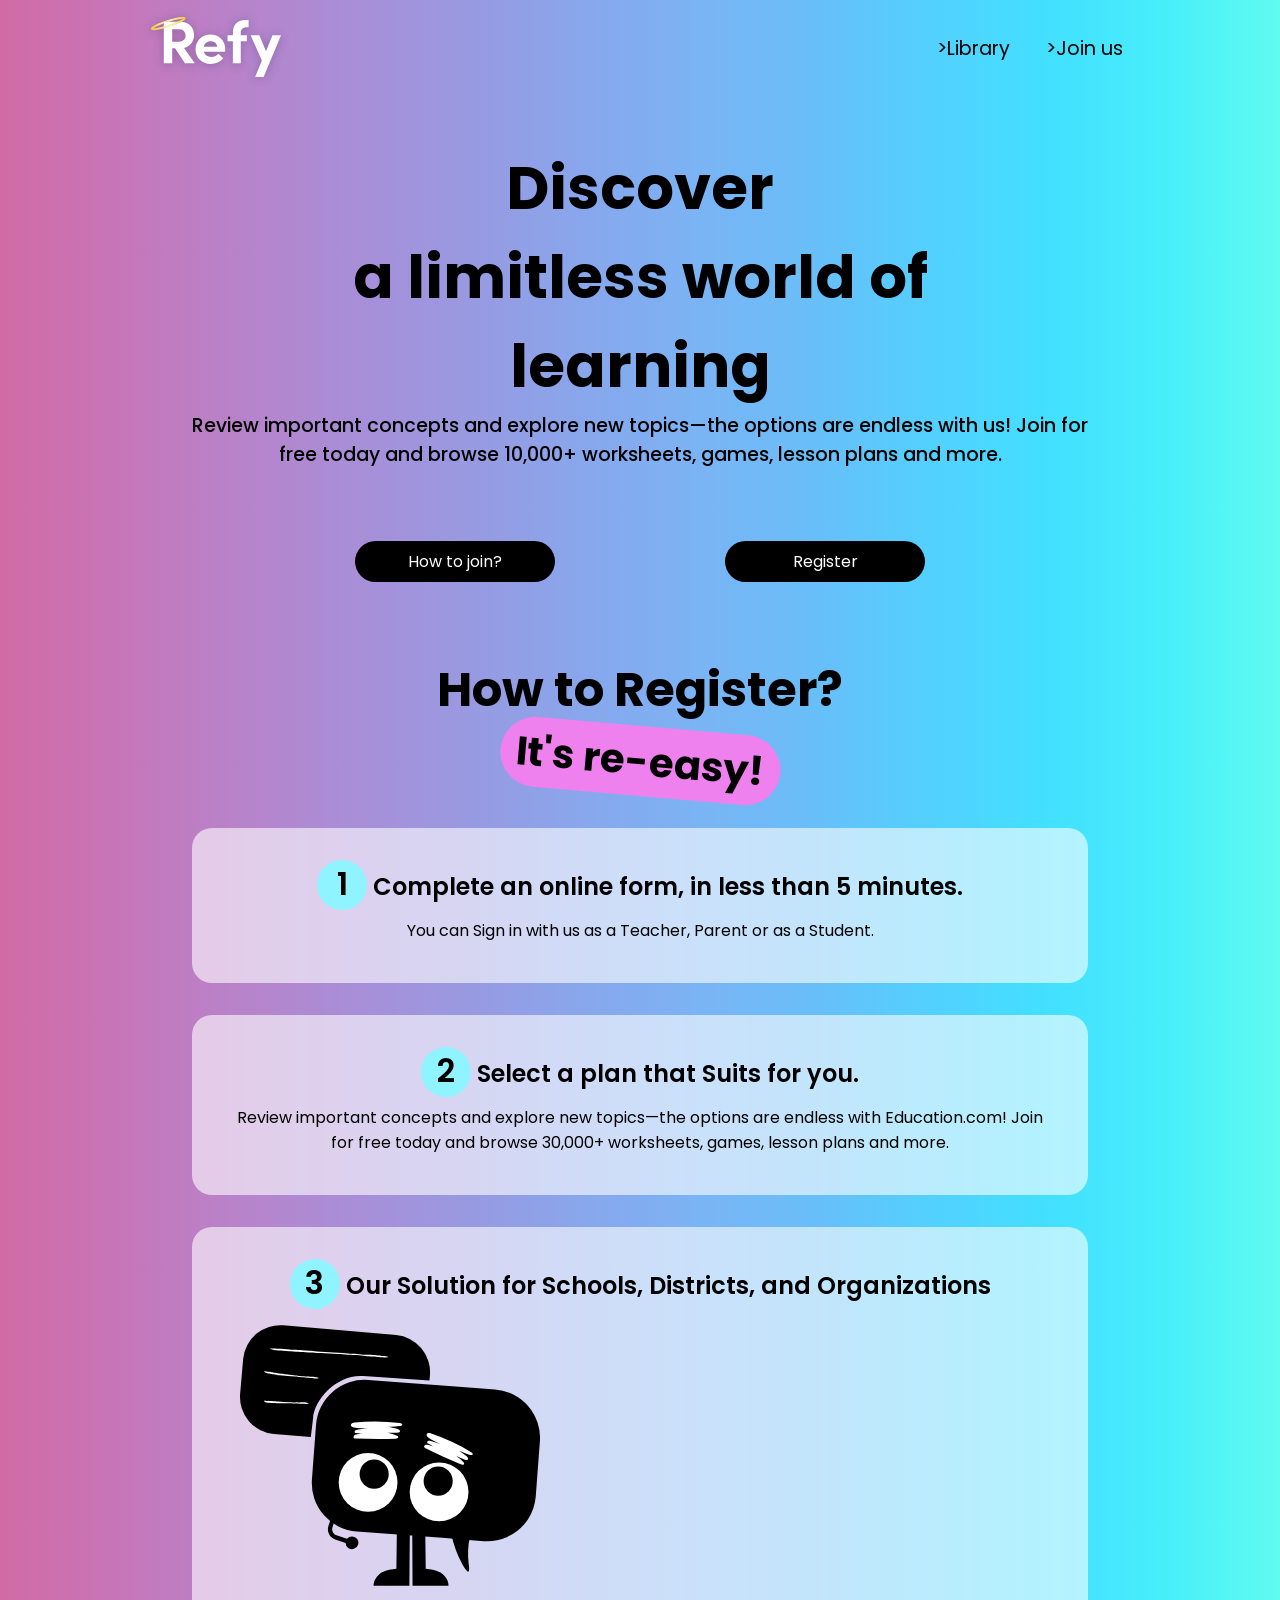
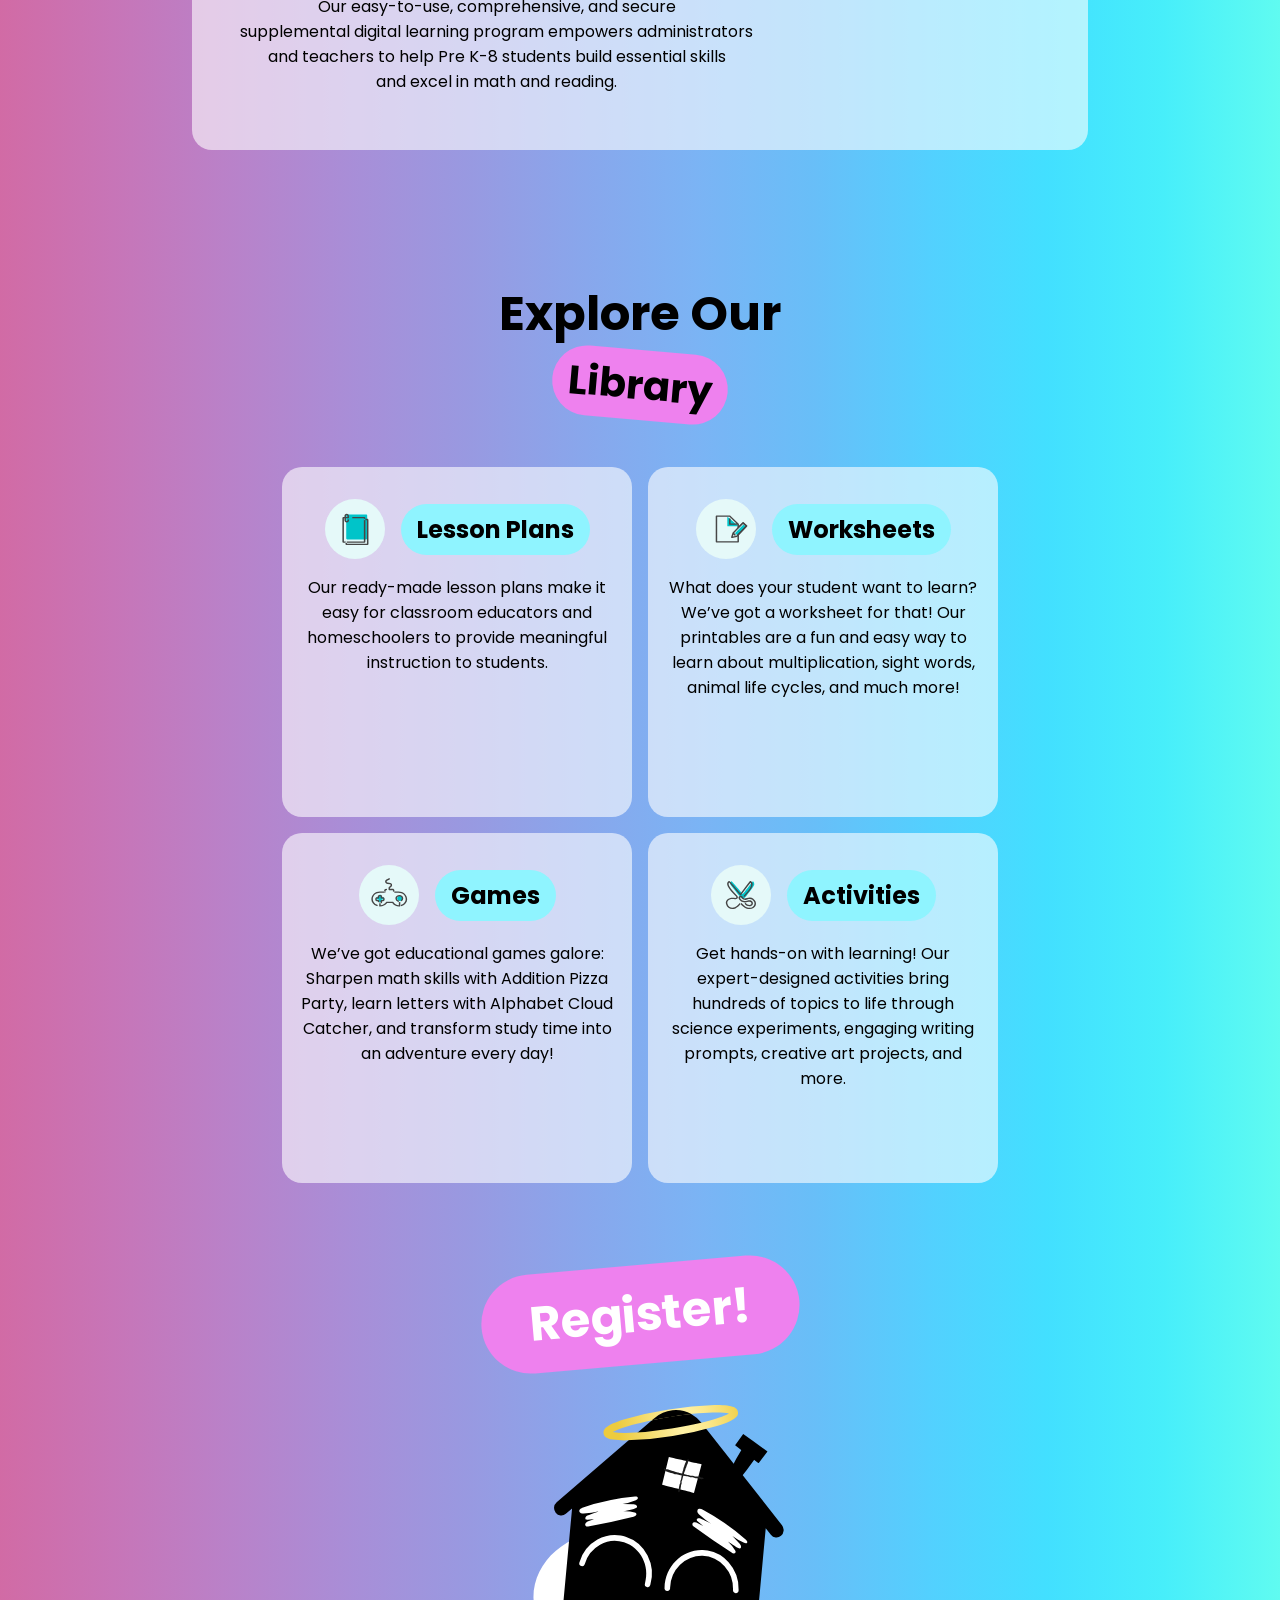
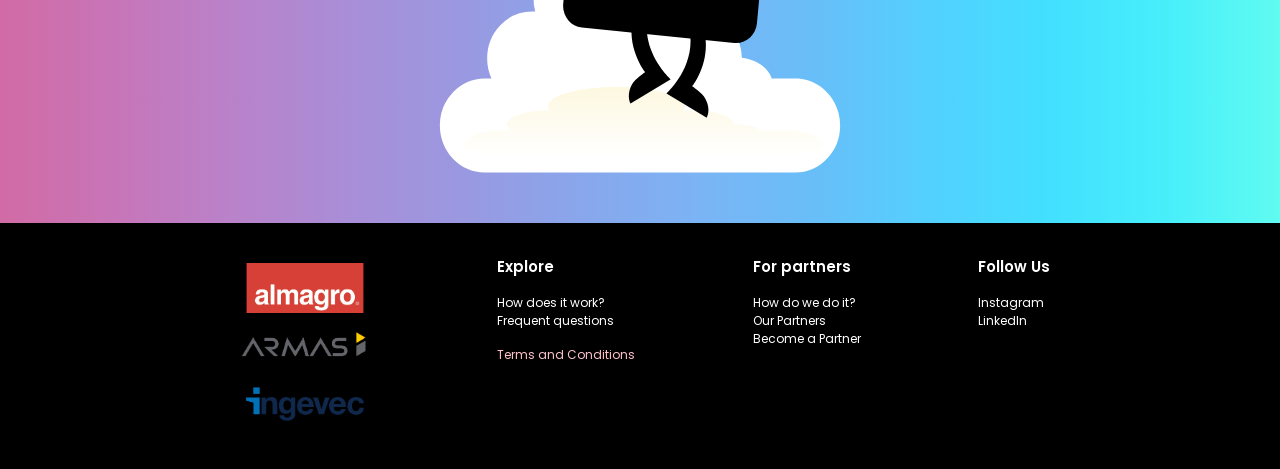
<file: index.html>
<!DOCTYPE html>
<html lang="en">
<head>
    <meta charset="UTF-8">
    <meta http-equiv="X-UA-Compatible" content="IE=edge">
    <meta name="viewport" content="width=device-width, initial-scale=1.0">
    <meta name="description" content="Online Learning Platform">
    <meta name="keywords" content="Home Schooling, e learning, online courses, free courses">
    <meta name="author" content="refy">
    <title>Refy | Home Schooling</title>
    <link rel="stylesheet" href="style.css">
</head>
<body>
    <main>
        <!-- main-section -->
    <section class="hero">
        <div class="nav_bar">
            <div class="logo_div">
                <img src="/images/logo.svg" alt="main_logo" class="logo" loading="eager" style="cursor: pointer;">
            </div>
            <div class="nav_links_div">
                <span class="nav_link"><a href="#library">>Library</a></span>
                <span class="nav_link"><a href="/register.html"><span class="no-wrap">>Join us</span></a></span>
            </div>
        </div>
        <div class="hero_text">
            <h1 class="hero_head center">Discover <br> a limitless world of <br>learning</h1>
            <p class="hero_p center">Review important concepts and explore new topics—the options are endless with us! Join for free today and browse 10,000+ worksheets, games, lesson plans and more.</p>
        </div>
        <div class="secondary_button_div">
            <p class="hero_button"><a href="#tips" class="secondary_button_link">How to join?</a></p>
            <p class="hero_button"><a href="/register.html#register" class="secondary_button_link">Register</a></p>
        </div>
    </section>
    <!-- tips -->
    <section class="tips" id="tips">
        <h2 class="tips_head">How to Register?</h2>
        <h2 class="tips_poster">It's re-easy!</h2>
        <div class="tip_div">
            <p class="tip_div_head"><span class="step_no">1</span> Complete an online form, in less than 5 minutes.</p>
            <p class="tip_info">You can Sign in with us as a Teacher, Parent or as a Student.</p>
        </div>
        <div class="tip_div">
            <p class="tip_div_head"><span class="step_no">2</span> Select a plan that Suits for you.</p>
            <p class="tip_info">Review important concepts and explore new topics—the options are endless with Education.com! Join for free today and browse 30,000+ worksheets, games, lesson plans and more.</p>
        </div>
        <div class="tip_div">
            <p class="tip_div_head"><span class="step_no">3</span> Our Solution for Schools, Districts, and Organizations</p>
             <div class="tip_img_div">
                <img src="/images/message-flubber.svg" alt="message-flubber" loading="lazy" class="tip_img">
                <p class="tip_info">Our easy-to-use, comprehensive, and secure <br> supplemental digital learning program empowers administrators <br> and teachers to help Pre K-8 students build essential skills <br> and excel in math and reading.</p>
             </div>
        </div>
    </section>
    <!-- library -->
    <section class="library_section" id="library">
        <h2 class="tips_head center">Explore Our</h2>
        <h2 class="tips_poster lib_post">Library</h2>
        <div class="library_content">
            <div class="library_item">
                <div class="lib_item_head">
                    <img src="/images/lessonPlans.svg" alt="lesson-plans" class="lib_icon">
                    <h2 class="lib_header">Lesson Plans</h2>
                </div>
                <p class="lib_content">Our ready-made lesson plans make it easy for classroom educators and homeschoolers to provide meaningful instruction to students.</p>
            </div>
            <div class="library_item">
                <div class="lib_item_head">
                    <img src="/images/worksheets.svg" alt="worksheets" class="lib_icon">
                    <h2 class="lib_header">Worksheets</h2>
                </div>
                <p class="lib_content">What does your student want to learn? We’ve got a worksheet for that! Our printables are a fun and easy way to learn about multiplication, sight words, animal life cycles, and much more!</p>
            </div>
            <div class="library_item">
                <div class="lib_item_head">
                    <img src="/images/games.svg" alt="games" class="lib_icon">
                    <h2 class="lib_header">Games</h2>
                </div>
                <p class="lib_content">We’ve got educational games galore: Sharpen math skills with Addition Pizza Party, learn letters with Alphabet Cloud Catcher, and transform study time into an adventure every day!</p>
            </div>
            <div class="library_item">
                <div class="lib_item_head">
                    <img src="/images/activities.svg" alt="activities" class="lib_icon">
                    <h2 class="lib_header">Activities</h2>
                </div>
                <p class="lib_content">Get hands-on with learning! Our expert-designed activities bring hundreds of topics to life through science experiments, engaging writing prompts, creative art projects, and more.</p>
            </div>
        </div>
    </section>
    <div class="flubber">
        <div class="register_button_div">
            <span class="reg_btn"><a href="/register.html#register" class="reg_link">Register!</a></span>
        </div>
        <img src="/images/home-flubber.svg" alt="flubber" class="flubber_img" loading="lazy">
    </div>
</main>
<!-- footer -->
    <div class="footer">
        <div class="footer__logo_div  ">
            <img src="/images/logo_almagro.png" alt="logo-1" class="footer__logo">
            <img src="/images/logo_armas.png" alt="logo-2" class="footer__logo">
            <img src="/images/logo_ingevec.png" alt="logo-3" class="footer__logo">
        </div>
        <div class="explore  ">
            <p class="footer_head">Explore</p>
            <p class="footer_links">How does it work?</p>
            <p class="footer_links">Frequent questions</p>
            <p class="terms">Terms and Conditions</p>
        </div>
        <div class="partners ">
            <p class="footer_head">For partners</p>
            <p class="footer_links">How do we do it?</p>
            <p class="footer_links">Our Partners</p>
            <p class="footer_links">Become a Partner</p>
        </div>
        <div class="social_media">
            <p class="footer_head">Follow Us</p>
            <p class="footer_links">Instagram</p>
            <p class="footer_links">LinkedIn</p>
        </div>
    </div>
</body>
</html>
</file>
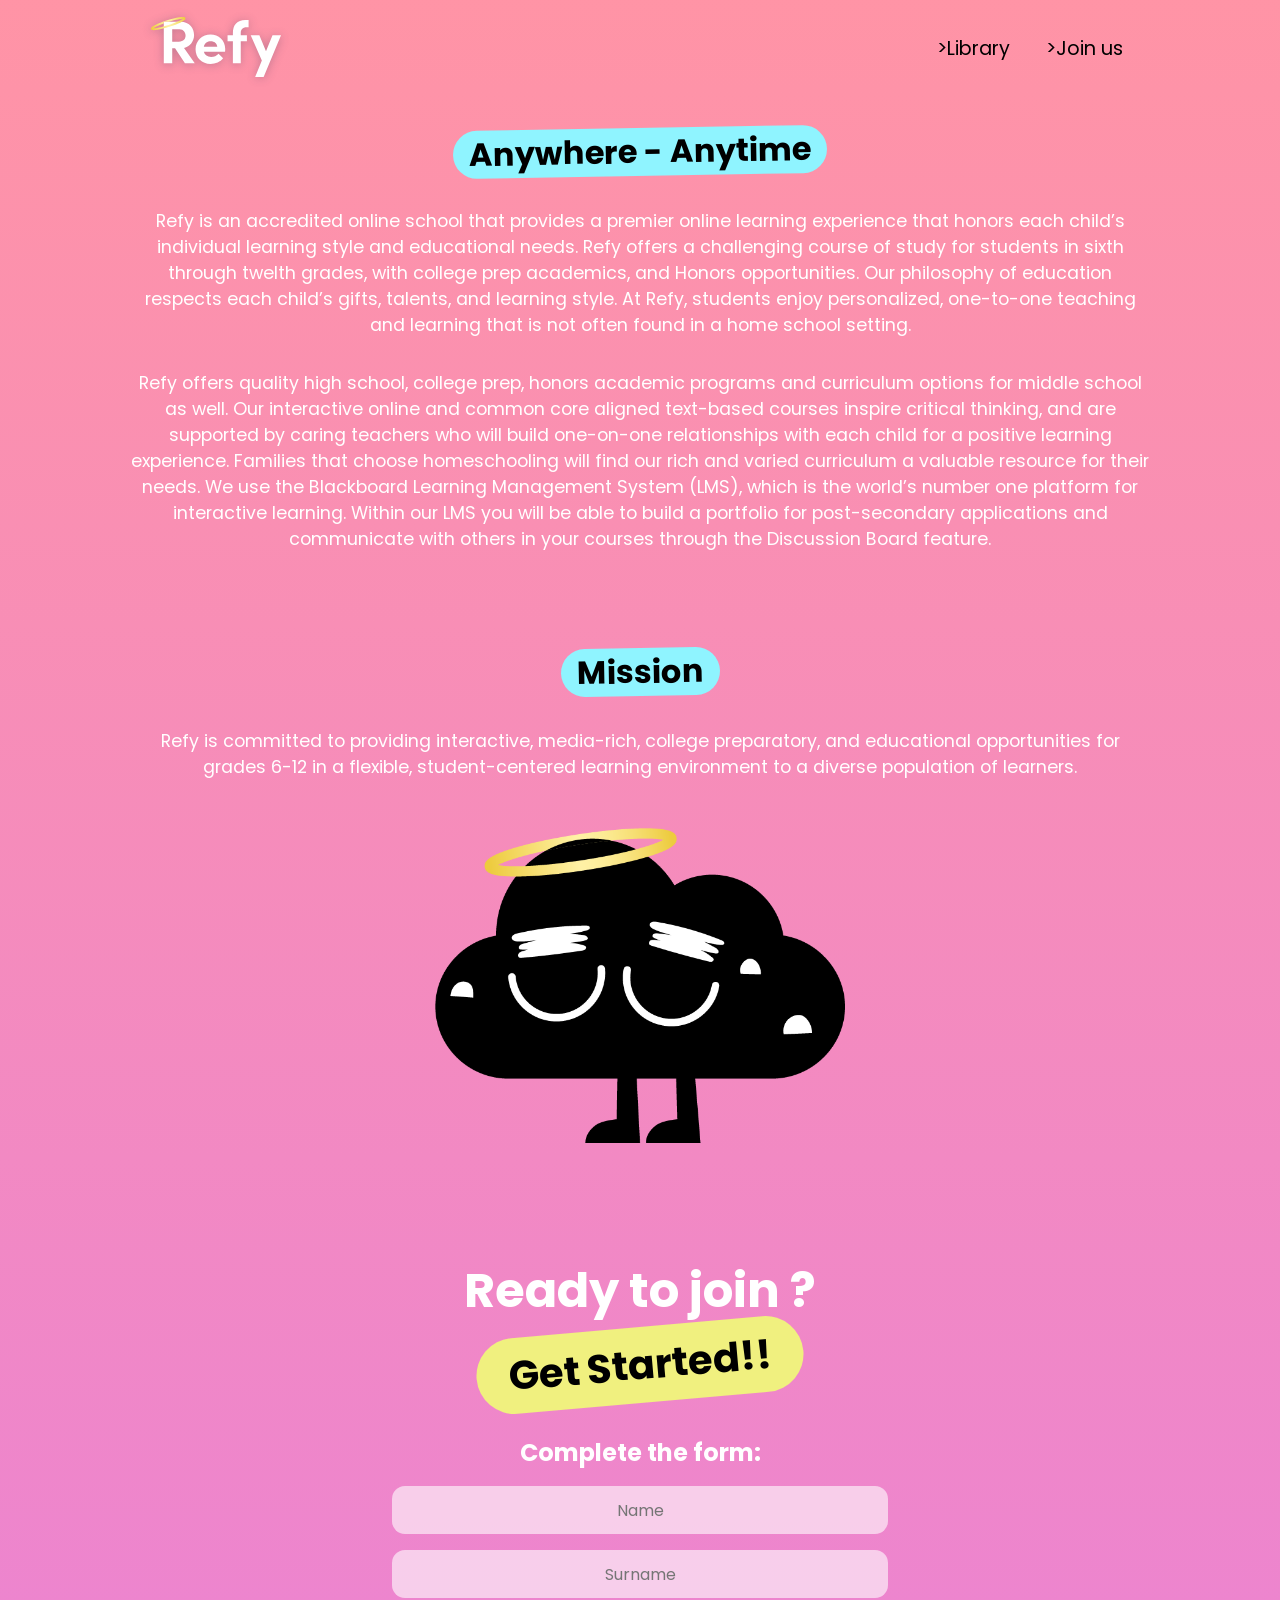
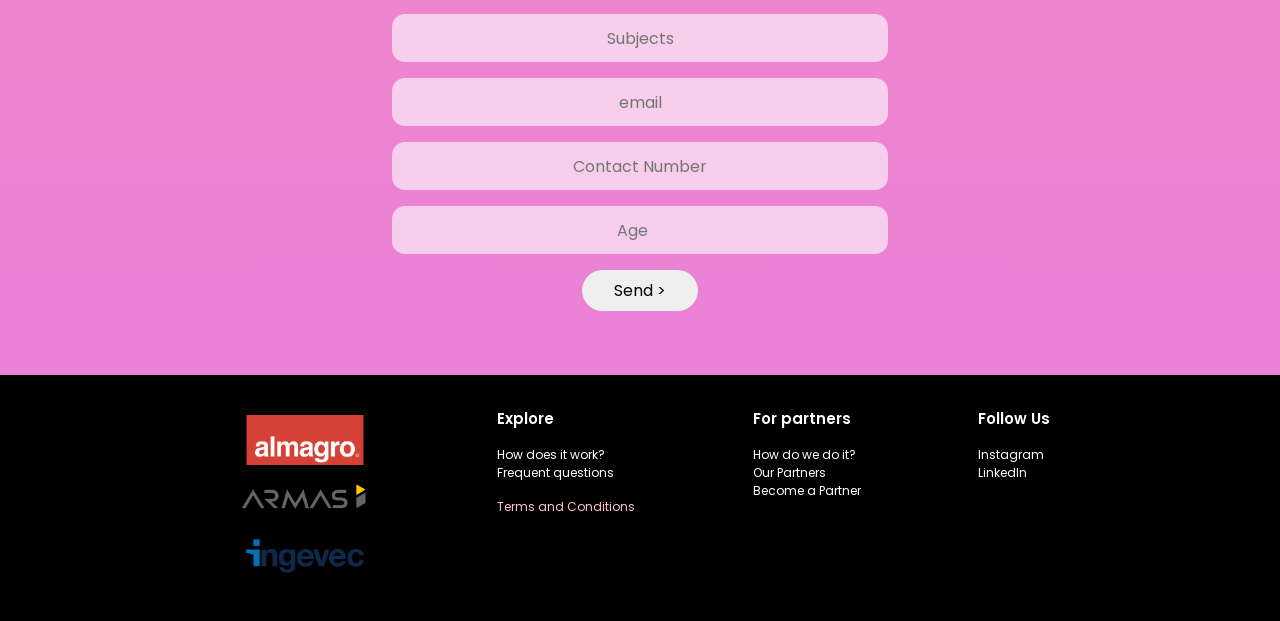
<file: register.html>
<!DOCTYPE html>
<html lang="en">
<head>
    <meta charset="UTF-8">
    <meta http-equiv="X-UA-Compatible" content="IE=edge">
    <meta name="viewport" content="width=device-width, initial-scale=1.0">
    <title>Refy | Sign in With us</title>
    <link rel="stylesheet" href="style.css">
</head>
<body>
    <main class="main_content">
    <div class="nav_bar">
        <div class="logo_div">
            <a href="/index.html">
            <img src="/images/logo.svg" alt="main_logo" class="logo" loading="eager"></a>
        </div>
        <div class="nav_links_div">
            <span class="nav_link"><a href="/index.html#library">>Library</a></span>
            <span class="nav_link"><a href="#">>Join us</a></span>
        </div>
    </div>
    <div class="about">
        <h2 class="div_head">Anywhere - Anytime</h2>
        <p class="div_text">Refy is an accredited online school that provides a premier online learning experience that honors each child’s individual learning style and educational needs. Refy offers a challenging course of study for students in sixth through twelth grades, with college prep academics, and Honors opportunities. Our philosophy of education respects each child’s gifts, talents, and learning style. At Refy, students enjoy personalized, one-to-one teaching and learning that is not often found in a home school setting.</p>
        <p class="div_text">Refy offers quality high school, college prep, honors academic programs and curriculum options for middle school as well. Our interactive online and common core aligned text-based courses inspire critical thinking, and are supported by caring teachers who will build one-on-one relationships with each child for a positive learning experience. Families that choose homeschooling will find our rich and varied curriculum a valuable resource for their needs. We use the Blackboard Learning Management System (LMS), which is the world’s number one platform for interactive learning. Within our LMS you will be able to build a portfolio for post-secondary applications and communicate with others in your courses through the Discussion Board feature.</p>
    </div>
    <div class="about">
        <h2 class="div_head">Mission</h2>
        <p class="div_text">Refy is committed to providing interactive, media-rich, college preparatory, and educational opportunities for grades <span class="no-wrap">6-12</span> in a flexible, student-centered learning environment to a diverse population of learners.</p>
        <img src="/images/cloud-flubbe_2.png" alt="thumbnail" class="thumb_img">
    </div>
    <section id="register">
    <div class="form_div">
        <h2 class="form_div_head center">Ready to join ?</h2>
        <h2 class="form_div_head_2">Get Started!!</h2>
        <form >
            <!-- did'nt add the form action -->
            <h2 class="form_text">Complete the form:</h2>
            <input type="text" class="input_bar" required placeholder="Name" name="first-name">
            <input type="text" class="input_bar" required placeholder="Surname" name="last-name">
            <input type="text" class="input_bar" required placeholder="Subjects" name="last-name">
            <input type="email" class="input_bar" required placeholder="email" name="email">
            <input type="tel" class="input_bar" placeholder="Contact Number" name="contact" maxlength="12">
            <input type="number" class="input_bar" placeholder="Age" max="120" min="10" required>
            <input type="submit" value="Send >" class="submit_button">
        </form>
    </div>
</section>
</main>
<div class="footer">
    <div class="footer__logo_div">
        <img src="/images/logo_almagro.png" alt="logo-1" class="footer__logo">
        <img src="/images/logo_armas.png" alt="logo-2" class="footer__logo">
        <img src="/images/logo_ingevec.png" alt="logo-3" class="footer__logo">
    </div>
    <div class="explore">
        <p class="footer_head">Explore</p>
        <p class="footer_links">How does it work?</p>
        <p class="footer_links">Frequent questions</p>
        <p class="terms">Terms and Conditions</p>
    </div>
    <div class="partners">
        <p class="footer_head">For partners</p>
        <p class="footer_links">How do we do it?</p>
        <p class="footer_links">Our Partners</p>
        <p class="footer_links">Become a Partner</p>
    </div>
    <div class="social_media">
        <p class="footer_head">Follow Us</p>
        <p class="footer_links">Instagram</p>
        <p class="footer_links">LinkedIn</p>
    </div>
</div>
</body>
</html>
</file>
<file: style.css>
@import url('https://fonts.googleapis.com/css2?family=Poppins:wght@500;600;700;800&display=swap');

/* --RESET-- */
*,
*::before,
*::after{
    padding: 0;
    margin: 0;
    box-sizing: border-box;
}
img{
    max-width: 100%;
    display: block;
    height: auto;
}
input,
button{
    font-family: inherit;
}
a{
    text-decoration: none;
}

/* --VARIABLES-- */
:root{
    /* --Fonts--Typography-- */
    --FF-PRIMARY:  'Poppins', sans-serif;
    --BOLDER: 900;
    --MEDIUM-BOLD: 500;
    --WIDTH: 100%;

    /* --Colors-- */
    --WHITE: hsl(0, 0%, 100%);
    --AQUA: hsl(186, 100%, 78%);
    --BLACK: hsl(0, 0%, 0%);
    --TRANSPARENT: hsla(0, 0%, 100%, 0.6);
    --VIOLET: hsl(300, 76%, 72%);
    --LIGHT-YELLOW: hsl(60, 79%, 72%);
    --PINK: hsl(350, 100%, 88%);
    --BERRY:hsl(343, 85%, 54%);
    --LIGHT-PURPLE:hsl(308, 50%, 79%);
    --HOT-PINK:hsl(350, 100%, 79%);
    --PURPLE: hsl(310, 70%, 71%);


}
/* --Utility-Classes-- */
.center{
    text-align: center;
}
.no-wrap{
    white-space: nowrap;
}

/* --General-Styles-- */
html{
    font-family: var(--FF-PRIMARY);
    scroll-behavior: smooth;
}
main{
  /*  background: linear-gradient(180deg,hsl(37, 100%, 73%),hsl(30, 97%, 85%),hsl(37, 100%, 82%),hsl(37, 100%, 92%), hsl(33, 100%, 88%), hsl(354, 76%, 92%),hsl(351, 100%, 86%), hsl(197, 71%, 73%)); */
   color: var(--BLACK);
   background-image: linear-gradient(to right , hsl(326, 53%, 62%), hsl(311, 42%, 62%), hsl(286, 40%, 65%), hsl(262, 48%, 70%), hsl(240, 54%, 74%), hsl(222, 72%, 73%), hsl(212, 85%, 72%), hsl(204, 91%, 69%), hsl(196, 99%, 66%), hsl(190, 100%, 63%), hsl(184, 95%, 63%), hsl(176, 95%, 68%));
}
 
/* --Nav-Bar-- */
.nav_bar{
    width: var(--WIDTH);
    height: fit-content;
    display: flex;
    flex-direction: row;
    align-items: center;
    justify-content: space-between;
    padding: 0.5rem 11%;
}
.logo{
    width: 150px;
}
.nav_link{
    margin: 0 1rem;
}
.nav_link a{
    font-size: 1.2rem;
    color: var(--BLACK);
}
.hero_text{
    padding: 3rem 15%;
}
.hero_head{
    font-size: 3.7rem; 
}
.hero_p{
    font-size: 1.2rem;
    font-weight: var(--MEDIUM-BOLD);
}
.secondary_button_div{
    width: var(--WIDTH);
    height: fit-content;
    display: flex;
    flex-direction: row;
    flex-wrap: wrap;
    padding: 1rem 15%;
    justify-content: space-evenly;
}

.secondary_button_link{
    color: var(--WHITE);
}
.hero_button{
    width: 200px;
    text-align: center;
    background-color: var(--BLACK);
    padding: 0.5rem 2rem;
    border-radius: 50px;
    margin: 0.5rem;
}
/* --tips-- */
.tips{
    width: var(--WIDTH);
    height: fit-content;
    padding: 3rem 15%;
    text-align: center;
}
.tips_head{
    font-size: 3rem;
}
.tips_poster{
    font-size: 2.5rem;
    background-color: var(--VIOLET);
    display: inline-block;
    width: fit-content;
    padding: 0.3rem 1rem;
    border-radius: 50px;
    transform: rotate(5deg);
}
.tip_div{
    width: var(--WIDTH);
    height: fit-content;
    background-color: var(--TRANSPARENT);
    margin: 2rem 0;
    padding: 2rem;
    border-radius: 20px;
}
.step_no{
     display: inline-block;
     background-color: var(--AQUA);
     width: 50px;
     height: 50px;
     font-size: 2rem;
     border-radius: 50px;
}
.tip_div_head{
    font-size: 1.5rem;
    font-weight: 600;
}
.tip_info{
    font-size: 1rem;
    padding: 0.5rem 0;
}
.tip_img{
    width: 300px;
    height: auto;
    object-fit: cover;
}
.tip_img_div{
    width: var(--WIDTH);
    height: fit-content;
    display: flex;
    flex-wrap: wrap;
    align-items: center;
    justify-content: space-between;
    padding: 1rem;
}

/* --library-section-- */
.library_section{
    width: var(--WIDTH);
    height: fit-content;
    padding: 3rem 10%;
    text-align: center;
}

.library_item{
    width: 350px;
    height: 350px;
    background-color: var(--TRANSPARENT);
    padding: 1rem;
    border-radius: 20px;
}
.lib_icon{
    width: 60px;
    height: 60px;
}
.lib_item_head{
    display: flex;
    flex-direction: row;
    justify-content: center;
    align-items: center;
    padding: 1rem;
}
.lib_header{
    margin-left: 1rem;
    color: var(--BLACK);
    background-color: var(--AQUA);
    padding: 0.5rem 1rem;
    border-radius: 50px;
}
.lib_post{
    background-color: var(--VIOLET);
}
.library_content{
     width: var(--WIDTH);
     height: fit-content;
     margin: 2rem 0;
     padding: 1rem;
     display: flex;
     flex-direction: row;
     flex-wrap: wrap;
     gap: 1rem;
     justify-content: center;
     align-items: center;
}
/* --flubber-- */
.flubber{
    width: var(--WIDTH);
    height: fit-content;
}
.flubber_img{
    width: 550px;
    margin: 0 auto;
}
.reg_link{
    color: var(--WHITE);
    font-size: 3rem;
    font-weight: 700;
    background-color: var(--VIOLET);
    padding: 1rem 3rem;
    border-radius: 50px;
}
.register_button_div{
    width: fit-content;
    height: fit-content;
    margin: 0 auto;
    transform: rotate(-5deg);
}
.footer{
    width: var(--WIDTH);
    height: fit-content;
    background-color: var(--BLACK);
    color: var(--WHITE);
    font-size: 12px;
    padding: 2rem 10%;
    display: flex;
    flex-direction: row;
    flex-wrap: wrap;
    align-items: flex-start;
    justify-content: space-evenly;
    gap: 1rem;
}
.footer_head,
.footer_links,
.terms{
    cursor: pointer;
}
.footer__logo{
    width: 150px;
    height: 50px;
    object-fit: cover;
    margin: 0.5rem 0;
}
.footer_head{
    font-size: 15px;
    font-weight: 600;
    margin-bottom: 1rem;
}
.terms{
    margin-top: 1rem;
    color: var(--PINK);
}

/* ---Register---- */
.about{
    width: var(--WIDTH);
    height: fit-content;
    padding: 2rem 10%;
    text-align: center;
}
.div_head{
    display: inline-block;
    font-size: 2rem;
    /* background-color: var(--VIOLET); */
    background-color: var(--AQUA);
    width: fit-content;
    padding: 0 1rem;
    border-radius: 50px;
    transform: rotate(-1deg);
}
.div_text{
    font-size: 1.1rem;
    color: var(--WHITE);
    margin: 2rem 0;
}

.thumb_img{
    width: 40%;
    height: auto;
    margin: 3rem auto;
}
.form_div{
    width: var(--WIDTH);
    height: fit-content;
    padding: 2rem 10%;
    text-align: center;
}
.form_div_head{
    font-size: 3rem;
    color: var(--WHITE);
}
.form_div_head_2{
    font-size: 2.5rem;
    background-color: var(--LIGHT-YELLOW);
    color: var(--BLACK);
    width: fit-content;
    display: inline-block;
    padding: 0.5rem 2rem;
    border-radius: 50px;
    transform: rotate(-5deg)
}
form{
    margin: 1rem 0;
    padding: 1rem;
}
.input_bar{
    display: block;
    width: 50%;
    margin: 1rem auto;
    height: 3rem;
    border-radius: 13px;
    border: none;
    background-color: var(--TRANSPARENT);
    text-align: center;
    font-size: 1rem;
    padding:1rem;
}
.input_bar:hover{
    background-color: var(--LIGHT-PURPLE);
}
.input_bar:focus{
    background-color: var(--LIGHT-PURPLE);
    outline: none;
    border: 4px solid var(--PURPLE);
}
.form_text{
    font-size: 1.5rem;
    color: var(--WHITE);
}
.submit_button{
    font-size: 1rem;
    padding: 0.5rem 2rem;
    border-radius: 25px;
    border: none;
}
.submit_button:hover{
    background-color: var(--BERRY);
    color: var(--WHITE);
}
.main_content{
  background: linear-gradient(180deg, var(--HOT-PINK), var(--PURPLE));
}

/* ---Mobile-Devices--- */
@media (max-width: 481px){
     .hero_head{
        font-size: 2.5rem;
        color: #0a0a23;
     }
     .hero_p{
        font-size: 15px;
        color: #0a0a23;
     }
     .nav_bar{
        padding: 0.5rem 5%;
     }
     .logo{
        width: 90px;
     }
     .nav_link a{
        font-size: 15px;
     }
     .nav_link{
        margin: 0 0.5rem;
     }
     .tips_head{
        font-size: 2.3rem;
     }
     .tips_poster{
        font-size: 1.7rem;
     }
     .tip_div_head{
        font-size: 1.2rem;
     }
     .step_no{
        font-size: 1.2rem;
        width: 30px;
        height: 30px;
     }
     .tip_info,
     .library_content,
     .div_text,
     .input_bar{
        font-size: 14px;
     }
     .library_item{
        width: var(--WIDTH);
        height: 300px;
     }
     .lib_icon{
        width: 40px;
        height: 40px;
     }
     .lib_header{
        font-size: 1rem;
        padding: 0.5rem;
     }
     
     .reg_link{
        font-size: 1.7rem;
     }
     .div_head,
     .form_text{
        font-size: 1.3rem;
     }
     .thumb_img{
        width: 60%;
     }
     .form_div_head{
        font-size: 2.1rem;
     }
     .form_div_head_2{
        font-size: 1.5rem;
     }
     .input_bar{
        width: 90%;
     }
     
}
@media (max-width: 500px){
    .footer{
        flex-direction: column-reverse;
        justify-content: flex-start;
     }

}
@media (max-width: 640px){
    .footer__logo{
        display: none;
    }
}
</file>
